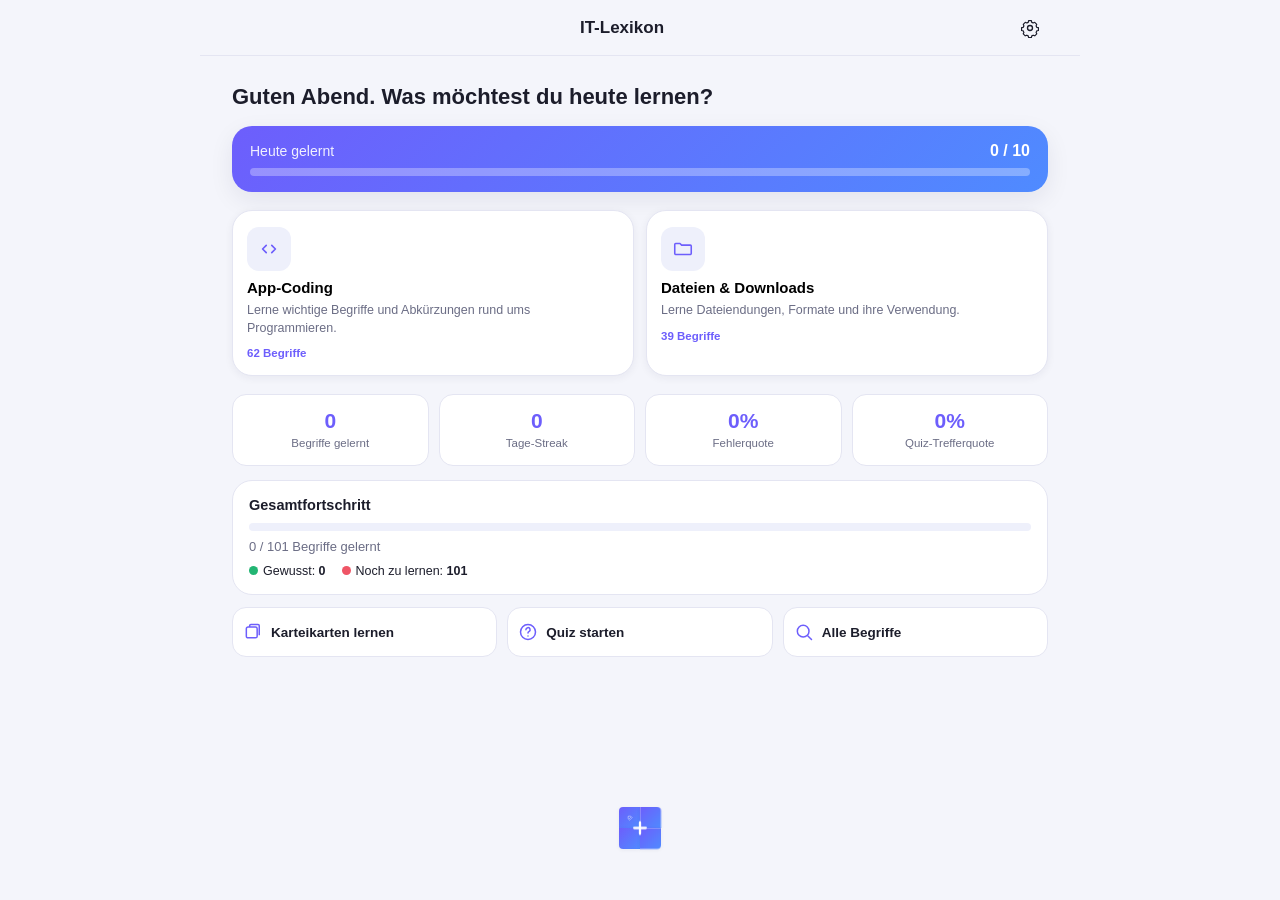
<file: index.html>
<!DOCTYPE html>
<html lang="de">
<head>
<meta charset="UTF-8" />
<meta name="viewport" content="width=device-width, initial-scale=1.0, viewport-fit=cover" />
<title>IT-Lexikon – Begriffe &amp; Dateiendungen lernen</title>
<meta name="description" content="Lern-App für IT-Abkürzungen, Programmierbegriffe und Dateiendungen – mit Karteikarten, Quiz und Lernfortschritt." />
<meta name="theme-color" content="#6d5efc" />
<link rel="manifest" href="manifest.json" />
<link rel="icon" href="icons/icon.svg" type="image/svg+xml" />
<link rel="apple-touch-icon" href="icons/icon-180.png" />
<link rel="stylesheet" href="css/style.css" />
</head>
<body>

<div id="app">

  <header id="app-header">
    <button id="btn-back" class="icon-btn" hidden aria-label="Zurück">
      <svg viewBox="0 0 24 24"><path d="M15 6l-6 6 6 6" fill="none" stroke="currentColor" stroke-width="2.2" stroke-linecap="round" stroke-linejoin="round"/></svg>
    </button>
    <h1 id="header-title">IT-Lexikon</h1>
    <button id="btn-settings" class="icon-btn" aria-label="Einstellungen">
      <svg viewBox="0 0 24 24"><path d="M10.3 3.2h3.4l.4 2c.6.2 1.2.5 1.7.8l1.9-.8 2.4 2.4-.8 1.9c.3.5.6 1.1.8 1.7l2 .4v3.4l-2 .4c-.2.6-.5 1.2-.8 1.7l.8 1.9-2.4 2.4-1.9-.8c-.5.3-1.1.6-1.7.8l-.4 2h-3.4l-.4-2a7.4 7.4 0 0 1-1.7-.8l-1.9.8-2.4-2.4.8-1.9a7.4 7.4 0 0 1-.8-1.7l-2-.4v-3.4l2-.4c.2-.6.5-1.2.8-1.7l-.8-1.9 2.4-2.4 1.9.8c.5-.3 1.1-.6 1.7-.8z" fill="none" stroke="currentColor" stroke-width="1.4" stroke-linejoin="round"/><circle cx="12" cy="12" r="3" fill="none" stroke="currentColor" stroke-width="1.6"/></svg>
    </button>
  </header>

  <main id="app-main">

    <!-- ============================== HOME ============================== -->
    <section id="view-home" class="view active">
      <p class="greeting" id="greeting-text">Was möchtest du heute lernen?</p>

      <div class="daily-card">
        <div class="daily-card-row">
          <span class="daily-card-label">Heute gelernt</span>
          <span class="daily-card-value" id="home-daily-value">0 / 10</span>
        </div>
        <div class="progress-bar"><div class="progress-bar-fill" id="home-daily-bar"></div></div>
      </div>

      <div class="category-grid">
        <button class="category-card" data-group="coding">
          <span class="category-icon"><svg viewBox="0 0 24 24"><path d="M9 8l-4 4 4 4M15 8l4 4-4 4" fill="none" stroke="currentColor" stroke-width="1.8" stroke-linecap="round" stroke-linejoin="round"/></svg></span>
          <span class="category-title">App-Coding</span>
          <span class="category-desc">Lerne wichtige Begriffe und Abkürzungen rund ums Programmieren.</span>
          <span class="category-count" id="count-coding">0 Begriffe</span>
        </button>
        <button class="category-card" data-group="files">
          <span class="category-icon"><svg viewBox="0 0 24 24"><path d="M3 7a1 1 0 0 1 1-1h4.7l1.8 1.8H20a1 1 0 0 1 1 1V17a1 1 0 0 1-1 1H4a1 1 0 0 1-1-1V7z" fill="none" stroke="currentColor" stroke-width="1.7" stroke-linejoin="round"/></svg></span>
          <span class="category-title">Dateien &amp; Downloads</span>
          <span class="category-desc">Lerne Dateiendungen, Formate und ihre Verwendung.</span>
          <span class="category-count" id="count-files">0 Begriffe</span>
        </button>
      </div>

      <div class="stat-grid">
        <div class="stat-tile"><span class="stat-num" id="stat-learned">0</span><span class="stat-label">Begriffe gelernt</span></div>
        <div class="stat-tile"><span class="stat-num" id="stat-streak">0</span><span class="stat-label">Tage-Streak</span></div>
        <div class="stat-tile"><span class="stat-num" id="stat-errorrate">0%</span><span class="stat-label">Fehlerquote</span></div>
        <div class="stat-tile"><span class="stat-num" id="stat-quizacc">0%</span><span class="stat-label">Quiz-Trefferquote</span></div>
      </div>

      <div class="section-card">
        <h3>Gesamtfortschritt</h3>
        <div class="progress-bar"><div class="progress-bar-fill" id="overall-bar"></div></div>
        <p id="overall-text">0 / 101 Begriffe gelernt</p>
        <div class="mini-legend">
          <span><i class="dot dot-known"></i>Gewusst: <b id="legend-known">0</b></span>
          <span><i class="dot dot-unknown"></i>Noch zu lernen: <b id="legend-unknown">0</b></span>
        </div>
      </div>

      <div class="action-grid">
        <button class="action-btn" data-action="flashcards">
          <span class="action-icon"><svg viewBox="0 0 24 24"><rect x="4" y="6" width="13" height="13" rx="2" fill="none" stroke="currentColor" stroke-width="1.8"/><path d="M8 6V4.5A1.5 1.5 0 0 1 9.5 3H18a1.5 1.5 0 0 1 1.5 1.5V16" fill="none" stroke="currentColor" stroke-width="1.8"/></svg></span>
          Karteikarten lernen
        </button>
        <button class="action-btn" data-action="quiz">
          <span class="action-icon"><svg viewBox="0 0 24 24"><circle cx="12" cy="12" r="9" fill="none" stroke="currentColor" stroke-width="1.8"/><path d="M9.5 9.3a2.5 2.5 0 1 1 3.6 2.2c-.8.4-1.1.8-1.1 1.7" fill="none" stroke="currentColor" stroke-width="1.8" stroke-linecap="round"/><circle cx="12" cy="16.7" r="0.9" fill="currentColor"/></svg></span>
          Quiz starten
        </button>
        <button class="action-btn full-width" data-action="terms">
          <span class="action-icon"><svg viewBox="0 0 24 24"><circle cx="11" cy="11" r="7" fill="none" stroke="currentColor" stroke-width="1.8"/><path d="M21 21l-4.3-4.3" stroke="currentColor" stroke-width="1.8" stroke-linecap="round"/></svg></span>
          Alle Begriffe
        </button>
      </div>
    </section>

    <!-- ============================ FLASHCARDS ============================ -->
    <section id="view-flashcards" class="view">

      <div id="flash-setup" class="setup-box">
        <h2 class="setup-title">Karteikarten</h2>
        <p class="setup-hint">Wähle einen Bereich zum Lernen.</p>
        <div class="chip-row" id="flash-scope-chips">
          <button class="chip active" data-scope="all">Alle</button>
          <button class="chip" data-scope="coding">App-Coding</button>
          <button class="chip" data-scope="files">Dateien &amp; Downloads</button>
        </div>
        <button class="primary-btn" id="btn-flash-start">Lernen starten</button>
      </div>

      <div id="flash-session" class="flash-session" hidden>
        <div class="flash-topbar">
          <span id="flash-progress-label">1 / 10</span>
          <div class="progress-bar small"><div class="progress-bar-fill" id="flash-progress-bar"></div></div>
          <button class="icon-btn" id="btn-flash-close" aria-label="Beenden">
            <svg viewBox="0 0 24 24"><path d="M6 6l12 12M18 6L6 18" fill="none" stroke="currentColor" stroke-width="2" stroke-linecap="round"/></svg>
          </button>
        </div>

        <div class="flip-card-wrap">
          <div class="flip-card" id="flip-card">
            <div class="flip-card-inner" id="flip-card-inner">
              <div class="flip-card-face flip-card-front">
                <span class="flash-badge" id="flash-front-badge">Begriff</span>
                <span class="flash-term" id="flash-front-term">API</span>
                <span class="flash-hint" id="flash-front-hint">Was bedeutet das?</span>
                <span class="tap-hint">Tippen zum Umdrehen</span>
              </div>
              <div class="flip-card-face flip-card-back">
                <div class="flash-back-content" id="flash-back-content"></div>
              </div>
            </div>
          </div>
          <div class="swipe-indicator swipe-left" id="swipe-left">Nicht gewusst</div>
          <div class="swipe-indicator swipe-right" id="swipe-right">Gewusst</div>
        </div>

        <div class="flash-actions">
          <button class="answer-btn answer-no" id="btn-not-known">Nicht gewusst</button>
          <button class="answer-btn answer-yes" id="btn-known">Gewusst</button>
        </div>
        <p class="swipe-tip">Tipp: Karte nach links oder rechts wischen</p>
      </div>

      <div id="flash-summary" class="summary-box" hidden>
        <h2>Runde geschafft</h2>
        <div class="summary-stats">
          <div class="summary-stat"><span class="summary-num" id="sum-correct">0</span><span>Gewusst</span></div>
          <div class="summary-stat"><span class="summary-num" id="sum-wrong">0</span><span>Zu üben</span></div>
        </div>
        <button class="primary-btn" id="btn-flash-again">Weitere Runde</button>
        <button class="secondary-btn" id="btn-flash-home">Zur Startseite</button>
      </div>
    </section>

    <!-- =============================== QUIZ =============================== -->
    <section id="view-quiz" class="view">

      <div id="quiz-setup" class="setup-box">
        <h2 class="setup-title">Quiz</h2>
        <p class="setup-hint">Teste dein Wissen mit gemischten Fragen.</p>
        <div class="chip-row" id="quiz-scope-chips">
          <button class="chip active" data-scope="all">Alle</button>
          <button class="chip" data-scope="coding">App-Coding</button>
          <button class="chip" data-scope="files">Dateien &amp; Downloads</button>
        </div>
        <div class="chip-row" id="quiz-length-chips">
          <button class="chip" data-len="5">5 Fragen</button>
          <button class="chip active" data-len="10">10 Fragen</button>
          <button class="chip" data-len="15">15 Fragen</button>
        </div>
        <button class="primary-btn" id="btn-quiz-start">Quiz starten</button>
      </div>

      <div id="quiz-session" class="quiz-session" hidden>
        <div class="flash-topbar">
          <span id="quiz-progress-label">Frage 1 / 10</span>
          <div class="progress-bar small"><div class="progress-bar-fill" id="quiz-progress-bar"></div></div>
          <button class="icon-btn" id="btn-quiz-close" aria-label="Beenden">
            <svg viewBox="0 0 24 24"><path d="M6 6l12 12M18 6L6 18" fill="none" stroke="currentColor" stroke-width="2" stroke-linecap="round"/></svg>
          </button>
        </div>

        <div class="quiz-card">
          <p class="quiz-question" id="quiz-question"></p>
          <div class="quiz-options" id="quiz-options"></div>
          <div class="quiz-feedback" id="quiz-feedback" hidden>
            <p class="quiz-feedback-title" id="quiz-feedback-title"></p>
            <p class="quiz-feedback-text" id="quiz-feedback-text"></p>
            <button class="primary-btn" id="btn-quiz-next">Weiter</button>
          </div>
        </div>
      </div>

      <div id="quiz-summary" class="summary-box" hidden>
        <h2>Quiz beendet</h2>
        <p class="quiz-score" id="quiz-score">0 / 10 richtig</p>
        <div class="progress-bar"><div class="progress-bar-fill" id="quiz-score-bar"></div></div>
        <button class="primary-btn" id="btn-quiz-again">Nochmal spielen</button>
        <button class="secondary-btn" id="btn-quiz-home">Zur Startseite</button>
      </div>
    </section>

    <!-- =============================== TERMS =============================== -->
    <section id="view-terms" class="view">
      <div class="search-box">
        <svg class="search-icon" viewBox="0 0 24 24"><circle cx="11" cy="11" r="7" fill="none" stroke="currentColor" stroke-width="2"/><path d="M21 21l-4.3-4.3" stroke="currentColor" stroke-width="2" stroke-linecap="round"/></svg>
        <input id="search-input" type="search" placeholder="Begriff, Abkürzung oder Endung suchen…" autocomplete="off" />
      </div>
      <div class="chip-row" id="terms-scope-chips">
        <button class="chip active" data-scope="all">Alle</button>
        <button class="chip" data-scope="coding">App-Coding</button>
        <button class="chip" data-scope="files">Dateien &amp; Downloads</button>
      </div>
      <div id="terms-list" class="terms-list"></div>
      <p id="terms-empty" class="empty-hint" hidden>Keine Treffer gefunden.</p>
    </section>

    <!-- ============================== DETAIL ============================== -->
    <section id="view-detail" class="view">
      <div id="detail-content" class="detail-content"></div>
    </section>

    <!-- ============================= SETTINGS ============================= -->
    <section id="view-settings" class="view">
      <div class="section-card">
        <h3>Design</h3>
        <div class="chip-row" id="theme-chips">
          <button class="chip" data-theme="system">System</button>
          <button class="chip" data-theme="light">Hell</button>
          <button class="chip" data-theme="dark">Dunkel</button>
        </div>
      </div>

      <div class="section-card">
        <h3>Tagesziel</h3>
        <div class="goal-row">
          <span>Karten pro Tag</span>
          <select id="goal-select">
            <option value="5">5</option>
            <option value="10">10</option>
            <option value="15">15</option>
            <option value="20">20</option>
            <option value="30">30</option>
          </select>
        </div>
      </div>

      <div class="section-card">
        <h3>Lernfortschritt</h3>
        <p>Setzt alle gespeicherten Karten, Ergebnisse und Statistiken unwiderruflich zurück.</p>
        <button class="secondary-btn danger" id="btn-reset-progress">Lernfortschritt zurücksetzen</button>
      </div>
    </section>

  </main>

  <div class="add-nav" id="add-nav">
    <a href="#" class="add-nav-item nav-btn active" data-view="home" title="Home" aria-label="Home">
      <svg viewBox="0 0 24 24"><path d="M4 11l8-7 8 7v9a1 1 0 0 1-1 1h-4v-6H9v6H5a1 1 0 0 1-1-1z" fill="none" stroke="currentColor" stroke-width="1.8" stroke-linejoin="round"/></svg>
    </a>
    <a href="#" class="add-nav-item nav-btn" data-view="flashcards" title="Lernen" aria-label="Lernen">
      <svg viewBox="0 0 24 24"><rect x="4" y="6" width="13" height="13" rx="2" fill="none" stroke="currentColor" stroke-width="1.8"/><path d="M8 6V4.5A1.5 1.5 0 0 1 9.5 3H18a1.5 1.5 0 0 1 1.5 1.5V16" fill="none" stroke="currentColor" stroke-width="1.8"/></svg>
    </a>
    <a href="#" class="add-nav-item nav-btn" data-view="quiz" title="Quiz" aria-label="Quiz">
      <svg viewBox="0 0 24 24"><circle cx="12" cy="12" r="9" fill="none" stroke="currentColor" stroke-width="1.8"/><path d="M9.5 9.3a2.5 2.5 0 1 1 3.6 2.2c-.8.4-1.1.8-1.1 1.7" fill="none" stroke="currentColor" stroke-width="1.8" stroke-linecap="round"/><circle cx="12" cy="16.7" r="0.9" fill="currentColor"/></svg>
    </a>
    <a href="#" class="add-nav-item nav-btn" data-view="terms" title="Begriffe" aria-label="Begriffe">
      <svg viewBox="0 0 24 24"><path d="M5 4h11l3 3v13a1 1 0 0 1-1 1H5a1 1 0 0 1-1-1V5a1 1 0 0 1 1-1z" fill="none" stroke="currentColor" stroke-width="1.8" stroke-linejoin="round"/><path d="M8 10h8M8 14h8M8 18h5" stroke="currentColor" stroke-width="1.6" stroke-linecap="round"/></svg>
    </a>
  </div>
</div>

<div id="toast" class="toast" hidden></div>

<script src="js/data.js"></script>
<script src="js/storage.js"></script>
<script src="js/srs.js"></script>
<script src="js/quiz.js"></script>
<script src="js/app.js"></script>
</body>
</html>
</file>
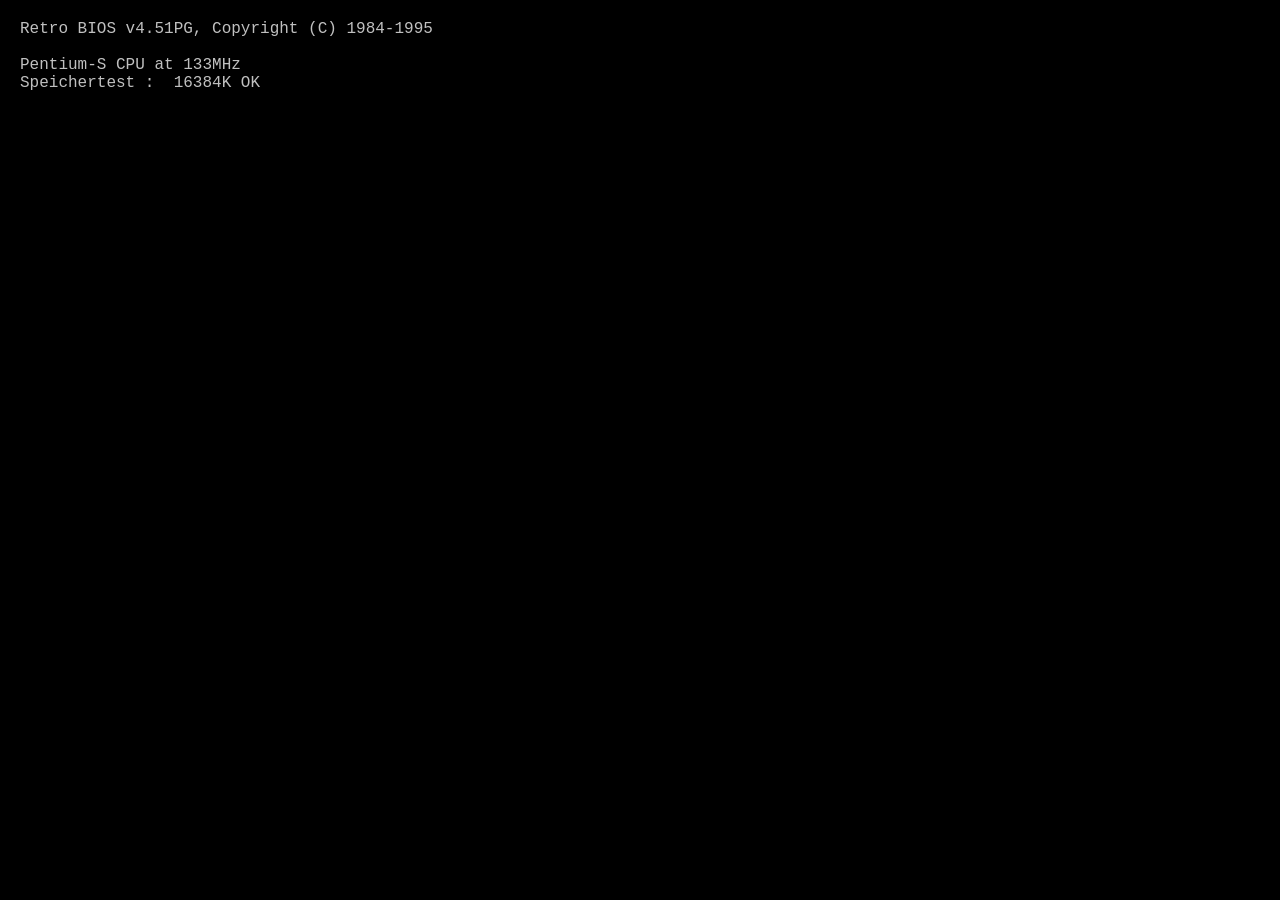
<file: pokemon/index.html>
<!DOCTYPE html>
<html lang="de">
<head>
  <meta charset="UTF-8">
  <meta name="viewport" content="width=device-width, initial-scale=1.0">
  <title>Retro PC 95</title>
  <link rel="stylesheet" href="style.css">
</head>
<body>
  <!-- Boot-Bildschirm -->
  <div id="boot">
    <pre id="boot-text"></pre>
  </div>

  <!-- Herunterfahren -->
  <div id="shutdown" class="hidden">
    <p>Sie können den Computer jetzt ausschalten.</p>
    <button class="btn" id="restart-btn">Neu starten</button>
  </div>

  <!-- Desktop -->
  <div id="desktop" class="hidden">
    <div id="icons"></div>
    <div id="windows"></div>

    <div id="start-menu" class="hidden">
      <div class="start-side"><span>Retro<b>95</b></span></div>
      <ul id="start-items"></ul>
    </div>

    <div id="taskbar">
      <button id="start-btn" class="btn"><span class="logo">⊞</span> <b>Start</b></button>
      <div id="tasks"></div>
      <div id="tray"><span id="clock">00:00</span></div>
    </div>
  </div>

  <script src="script.js"></script>
</body>
</html>
</file>
<file: css/style.css>
/* ==========================================================================
   IT-Lexikon – Stylesheet
   ========================================================================== */

:root {
  --bg: #f4f5fb;
  --bg-elevated: #ffffff;
  --surface: #ffffff;
  --surface-2: #eef0fb;
  --text: #1c1d2b;
  --text-muted: #6b6d85;
  --border: #e4e5f2;
  --accent: #6d5efc;
  --accent-2: #4f8bff;
  --accent-contrast: #ffffff;
  --success: #22b573;
  --success-bg: #e4f8ee;
  --danger: #ef5566;
  --danger-bg: #fdeaed;
  --warning-bg: #fff6e0;
  --warning-text: #8a6100;
  --shadow: 0 8px 24px rgba(30, 30, 60, 0.08);
  --shadow-sm: 0 2px 8px rgba(30, 30, 60, 0.06);
  --radius-lg: 20px;
  --radius-md: 14px;
  --radius-sm: 10px;
  --header-h: 56px;
  color-scheme: light;
}

@media (prefers-color-scheme: dark) {
  :root:not([data-theme="light"]) {
    --bg: #14141f;
    --bg-elevated: #1b1c2a;
    --surface: #1e1f2e;
    --surface-2: #262838;
    --text: #f1f1f7;
    --text-muted: #9a9bb3;
    --border: #2e2f42;
    --accent: #8b7dff;
    --accent-2: #6ba2ff;
    --accent-contrast: #14141f;
    --success: #3ecf8e;
    --success-bg: #16302a;
    --danger: #ff6b7a;
    --danger-bg: #35202a;
    --warning-bg: #332a12;
    --warning-text: #f0c96a;
    --shadow: 0 8px 24px rgba(0, 0, 0, 0.35);
    --shadow-sm: 0 2px 10px rgba(0, 0, 0, 0.3);
    color-scheme: dark;
  }
}

:root[data-theme="dark"] {
  --bg: #14141f;
  --bg-elevated: #1b1c2a;
  --surface: #1e1f2e;
  --surface-2: #262838;
  --text: #f1f1f7;
  --text-muted: #9a9bb3;
  --border: #2e2f42;
  --accent: #8b7dff;
  --accent-2: #6ba2ff;
  --accent-contrast: #14141f;
  --success: #3ecf8e;
  --success-bg: #16302a;
  --danger: #ff6b7a;
  --danger-bg: #35202a;
  --warning-bg: #332a12;
  --warning-text: #f0c96a;
  --shadow: 0 8px 24px rgba(0, 0, 0, 0.35);
  --shadow-sm: 0 2px 10px rgba(0, 0, 0, 0.3);
  color-scheme: dark;
}

* { box-sizing: border-box; }
[hidden] { display: none !important; }

html, body {
  margin: 0;
  padding: 0;
  background: var(--bg);
  color: var(--text);
  font-family: -apple-system, BlinkMacSystemFont, "Segoe UI", Roboto, "Helvetica Neue", Arial, sans-serif;
  -webkit-tap-highlight-color: transparent;
  overscroll-behavior-y: none;
}

button, input, select { font-family: inherit; }

#app {
  max-width: 880px;
  margin: 0 auto;
  min-height: 100vh;
  display: flex;
  flex-direction: column;
  position: relative;
}

/* --------------------------------- Header --------------------------------- */

#app-header {
  height: var(--header-h);
  display: flex;
  align-items: center;
  justify-content: space-between;
  padding: 0 32px;
  position: sticky;
  top: 0;
  z-index: 20;
  background: color-mix(in srgb, var(--bg) 88%, transparent);
  backdrop-filter: blur(10px);
  border-bottom: 1px solid var(--border);
}

@media (max-width: 480px) {
  #app-header { padding: 0 12px; }
  #app-main { padding: 16px 16px 120px; }
}

#header-title {
  font-size: 17px;
  font-weight: 700;
  margin: 0;
  flex: 1;
  text-align: center;
}

.icon-btn {
  width: 36px;
  height: 36px;
  border-radius: 50%;
  border: none;
  background: transparent;
  color: var(--text);
  display: flex;
  align-items: center;
  justify-content: center;
  cursor: pointer;
  transition: background-color .25s ease, color .25s ease, transform .15s ease;
}
.icon-btn svg { width: 20px; height: 20px; transition: transform .35s cubic-bezier(.34,1.56,.64,1); }
.icon-btn:hover { background: var(--surface-2); color: var(--accent); }
.icon-btn:active { background: var(--surface-2); transform: scale(.88); }
#btn-settings:hover svg { transform: rotate(90deg); }
#btn-back:hover svg { transform: translateX(-3px); }

/* ---------------------------------- Main ---------------------------------- */

#app-main {
  flex: 1;
  padding: 24px 32px 120px;
  max-width: 880px;
  width: 100%;
  margin: 0 auto;
}

.view { display: none; animation: fadeIn .2s ease; }
.view.active { display: block; }

@keyframes fadeIn { from { opacity: 0; transform: translateY(6px);} to { opacity: 1; transform: none; } }

/* Content that reads better at a constrained width, even in the wide desktop shell */
#flash-setup, #quiz-setup, #flash-summary, #quiz-summary, .quiz-card, #detail-content, .flash-topbar {
  max-width: 560px;
  margin-left: auto;
  margin-right: auto;
}

/* ---------------------------------- Floating nav ---------------------------------- */
/* Four quarters collapse into a "+" button; hovering expands them into a diamond of round icon buttons. */

.add-nav {
  width: 84px;
  height: 84px;
  position: fixed;
  left: 50%;
  bottom: 30px;
  margin-left: -42px;
  z-index: 40;
  display: flex;
  flex-direction: column;
  flex-wrap: wrap;
  transform: scale(.5);
  transform-origin: 50% 50%;
  transition: transform .4s ease;
}

.add-nav-item {
  display: block;
  position: relative;
  width: 50%;
  padding-bottom: 50%;
  background: linear-gradient(135deg, var(--accent), var(--accent-2));
  box-shadow: var(--shadow-sm);
  backface-visibility: hidden;
  text-decoration: none;
  color: #fff;
  transition: border-radius .3s ease, transform .2s ease;
}
.add-nav-item svg {
  display: block;
  width: 18px;
  height: 18px;
  position: absolute;
  left: 50%;
  top: 50%;
  margin: -9px 0 0 -9px;
  opacity: 0;
  stroke: currentColor;
  transform: scale(.6) rotate(-45deg);
  transition: all .15s ease;
  backface-visibility: hidden;
}
.add-nav-item:nth-child(1) { border-radius: 8px 0 0 0; }
.add-nav-item:nth-child(2) { border-radius: 0 0 0 8px; }
.add-nav-item:nth-child(3) { border-radius: 0 8px 0 0; }
.add-nav-item:nth-child(4) { border-radius: 0 0 8px 0; }

.add-nav::before, .add-nav::after {
  content: '';
  width: 28px;
  height: 6px;
  border-radius: 3px;
  background: #fff;
  position: absolute;
  left: 50%;
  top: 50%;
  display: block;
  z-index: 1;
  pointer-events: none;
  transform-origin: 50% 50%;
  transition: transform .25s ease;
}
.add-nav::before { transform: translate(-50%, -50%) scaleY(.76); }
.add-nav::after { transform: translate(-50%, -50%) rotate(90deg) scaleY(.76); }

.add-nav:hover, .add-nav:focus-within {
  transform: scale(1) rotate(45deg);
  transition: transform .4s ease .1s;
}
.add-nav:hover::before, .add-nav:focus-within::before { transform: translate(-50%, -50%) scaleY(.76) scaleX(3); }
.add-nav:hover::after, .add-nav:focus-within::after { transform: translate(-50%, -50%) rotate(90deg) scaleY(.76) scaleX(3); }

.add-nav:hover .add-nav-item, .add-nav:focus-within .add-nav-item {
  pointer-events: none;
  border-radius: 50%;
  animation: navPointerEvents 0s linear forwards .4s;
  transition: border-radius .15s ease .1s, transform .25s ease .15s;
}
.add-nav:hover .add-nav-item:nth-child(1), .add-nav:focus-within .add-nav-item:nth-child(1) { transform: translate(-7px, -7px); }
.add-nav:hover .add-nav-item:nth-child(2), .add-nav:focus-within .add-nav-item:nth-child(2) { transform: translate(-7px, 7px); }
.add-nav:hover .add-nav-item:nth-child(3), .add-nav:focus-within .add-nav-item:nth-child(3) { transform: translate(7px, -7px); }
.add-nav:hover .add-nav-item:nth-child(4), .add-nav:focus-within .add-nav-item:nth-child(4) { transform: translate(7px, 7px); }

.add-nav:hover .add-nav-item svg, .add-nav:focus-within .add-nav-item svg {
  opacity: .85;
  transition: all .3s ease .2s;
  transform: scale(1) rotate(-45deg);
}

.add-nav:hover .add-nav-item:nth-child(1):hover { transform: translate(-7px, -7px) scale(.92); transition: border-radius .2s ease .1s, transform .25s ease 0s; }
.add-nav:hover .add-nav-item:nth-child(2):hover { transform: translate(-7px, 7px) scale(.92); transition: border-radius .2s ease .1s, transform .25s ease 0s; }
.add-nav:hover .add-nav-item:nth-child(3):hover { transform: translate(7px, -7px) scale(.92); transition: border-radius .2s ease .1s, transform .25s ease 0s; }
.add-nav:hover .add-nav-item:nth-child(4):hover { transform: translate(7px, 7px) scale(.92); transition: border-radius .2s ease .1s, transform .25s ease 0s; }
.add-nav-item:hover svg { opacity: 1 !important; transition: all .3s ease 0s !important; }
.add-nav-item.active svg { opacity: 1; }

@keyframes navPointerEvents { 100% { pointer-events: auto; } }

/* ---------------------------------- Home ---------------------------------- */

.greeting {
  font-size: 22px;
  font-weight: 800;
  margin: 4px 0 16px;
}

.daily-card {
  background: linear-gradient(135deg, var(--accent), var(--accent-2));
  color: #fff;
  border-radius: var(--radius-lg);
  padding: 16px 18px;
  margin-bottom: 18px;
  box-shadow: var(--shadow);
}
.daily-card-row { display: flex; justify-content: space-between; align-items: center; font-size: 14px; }
.daily-card-label { opacity: .9; }
.daily-card-value { font-weight: 800; font-size: 16px; }
.daily-card .progress-bar { background: rgba(255,255,255,.3); margin: 8px 0 0; }
.daily-card .progress-bar-fill { background: #fff; }

.category-grid {
  display: grid;
  grid-template-columns: 1fr 1fr;
  gap: 12px;
  margin-bottom: 18px;
}
@media (max-width: 420px) {
  .category-grid { grid-template-columns: 1fr; }
}

.category-card {
  border: 1px solid var(--border);
  background: var(--surface);
  border-radius: var(--radius-lg);
  padding: 16px 14px;
  text-align: left;
  cursor: pointer;
  display: flex;
  flex-direction: column;
  gap: 6px;
  box-shadow: var(--shadow-sm);
  transition: transform .3s cubic-bezier(.22,.61,.36,1), box-shadow .3s ease, border-color .3s ease;
}
.category-card:hover { transform: translateY(-4px); box-shadow: var(--shadow); border-color: var(--accent); }
.category-card:active { transform: translateY(-1px) scale(0.98); }
.category-icon {
  width: 44px; height: 44px;
  border-radius: 12px;
  background: var(--surface-2);
  color: var(--accent);
  display: flex; align-items: center; justify-content: center;
  margin-bottom: 2px;
  transition: background-color .3s ease, color .3s ease, transform .35s cubic-bezier(.34,1.56,.64,1);
}
.category-card:hover .category-icon { background: var(--accent); color: #fff; transform: rotate(-8deg) scale(1.08); }
.category-icon svg { width: 22px; height: 22px; }
.category-title { font-weight: 700; font-size: 15px; }
.category-desc { font-size: 12.5px; color: var(--text-muted); line-height: 1.4; }
.category-count { margin-top: 4px; font-size: 11.5px; font-weight: 700; color: var(--accent); }

.action-grid {
  display: grid;
  grid-template-columns: 1fr 1fr;
  gap: 10px;
}
@media (min-width: 640px) {
  .action-grid { grid-template-columns: repeat(3, 1fr); }
}
.action-btn {
  border: 1px solid var(--border);
  background: var(--surface);
  border-radius: var(--radius-md);
  padding: 14px 10px;
  font-size: 13.5px;
  font-weight: 600;
  color: var(--text);
  display: flex;
  align-items: center;
  gap: 8px;
  cursor: pointer;
  transition: transform .2s cubic-bezier(.22,.61,.36,1), border-color .25s ease, box-shadow .25s ease;
}
.action-btn.full-width { grid-column: 1 / -1; justify-content: center; }
@media (min-width: 640px) {
  .action-btn.full-width { grid-column: auto; justify-content: flex-start; }
}
.action-icon { width: 20px; height: 20px; color: var(--accent); flex-shrink: 0; display: flex; }
.action-icon svg { width: 100%; height: 100%; transition: transform .35s cubic-bezier(.34,1.56,.64,1); }
.action-btn:hover { border-color: var(--accent); box-shadow: var(--shadow-sm); transform: translateY(-2px); }
.action-btn:hover .action-icon svg { transform: scale(1.15) rotate(-8deg); }
.action-btn:active { background: var(--surface-2); transform: translateY(0) scale(.98); }

/* ------------------------------- Progress bar ------------------------------- */

.progress-bar {
  height: 8px;
  border-radius: 99px;
  background: var(--surface-2);
  overflow: hidden;
}
.progress-bar.small { height: 6px; }
.progress-bar-fill {
  height: 100%;
  background: linear-gradient(90deg, var(--accent), var(--accent-2));
  border-radius: 99px;
  transition: width .35s ease;
  width: 0%;
}

/* ------------------------------- Setup boxes ------------------------------- */

.setup-box {
  background: var(--surface);
  border: 1px solid var(--border);
  border-radius: var(--radius-lg);
  padding: 20px 18px;
  box-shadow: var(--shadow-sm);
  text-align: center;
}
.setup-title { margin: 0 0 4px; font-size: 19px; }
.setup-hint { color: var(--text-muted); font-size: 13.5px; margin: 0 0 16px; }

.chip-row {
  display: flex;
  flex-wrap: wrap;
  gap: 8px;
  justify-content: center;
  margin-bottom: 14px;
}
.chip {
  border: 1px solid var(--border);
  background: var(--surface-2);
  color: var(--text);
  padding: 8px 14px;
  border-radius: 99px;
  font-size: 13px;
  font-weight: 600;
  cursor: pointer;
  transition: background-color .25s ease, border-color .25s ease, color .25s ease, transform .15s ease;
}
.chip:hover { border-color: var(--accent); color: var(--accent); }
.chip:active { transform: scale(.93); }
.chip.active {
  background: var(--accent);
  border-color: var(--accent);
  color: #fff;
}
.chip.active:hover { color: #fff; }

.primary-btn {
  width: 100%;
  padding: 13px;
  border-radius: var(--radius-md);
  border: none;
  background: linear-gradient(135deg, var(--accent), var(--accent-2));
  background-size: 180% 100%;
  background-position: 0% 0%;
  box-shadow: 0 4px 14px color-mix(in srgb, var(--accent) 30%, transparent);
  color: #fff;
  font-weight: 700;
  font-size: 14.5px;
  cursor: pointer;
  margin-top: 4px;
  transition: background-position .5s cubic-bezier(.22,.61,.36,1), box-shadow .3s ease, transform .15s ease;
}
.primary-btn:hover {
  background-position: 100% 0%;
  box-shadow: 0 6px 20px color-mix(in srgb, var(--accent) 42%, transparent);
  transform: translateY(-1px);
}
.primary-btn:active { transform: translateY(0) scale(.97); filter: brightness(0.96); }

.secondary-btn {
  width: 100%;
  padding: 12px;
  border-radius: var(--radius-md);
  border: 1px solid var(--border);
  background: var(--surface);
  color: var(--text);
  font-weight: 600;
  font-size: 14px;
  cursor: pointer;
  margin-top: 10px;
  position: relative;
  overflow: hidden;
  isolation: isolate;
  transition: color .3s ease, border-color .3s ease, transform .15s ease;
}
.secondary-btn::before {
  content: '';
  position: absolute;
  inset: 0;
  background: var(--surface-2);
  transform: scaleX(0);
  transform-origin: left;
  transition: transform .3s cubic-bezier(.22,.61,.36,1);
  z-index: -1;
}
.secondary-btn:hover::before { transform: scaleX(1); }
.secondary-btn:hover { border-color: var(--accent); }
.secondary-btn:active { transform: scale(.98); }
.secondary-btn.danger { color: var(--danger); border-color: var(--danger-bg); }
.secondary-btn.danger::before { background: var(--danger-bg); }
.secondary-btn.danger:hover { border-color: var(--danger); }

/* -------------------------------- Flashcards -------------------------------- */

.flash-topbar {
  display: flex;
  align-items: center;
  gap: 10px;
  margin-bottom: 18px;
  font-size: 12.5px;
  color: var(--text-muted);
  font-weight: 600;
}
.flash-topbar .progress-bar { flex: 1; }

.flip-card-wrap {
  position: relative;
  max-width: 380px;
  margin: 0 auto 20px;
}

.flip-card {
  perspective: 1400px;
  height: 340px;
  cursor: pointer;
}
.flip-card-inner {
  position: relative;
  width: 100%;
  height: 100%;
  transition: transform .5s cubic-bezier(.2,.8,.2,1);
  transform-style: preserve-3d;
}
.flip-card.flipped .flip-card-inner { transform: rotateY(180deg); }
.flip-card.dragging .flip-card-inner { transition: none; }

.flip-card-face {
  position: absolute;
  inset: 0;
  backface-visibility: hidden;
  border-radius: var(--radius-lg);
  box-shadow: var(--shadow);
  padding: 24px 20px;
  display: flex;
  flex-direction: column;
  overflow-y: auto;
}
.flip-card-front {
  background: linear-gradient(160deg, var(--accent), var(--accent-2));
  color: #fff;
  align-items: center;
  justify-content: center;
  text-align: center;
  gap: 10px;
}
.flash-badge {
  background: rgba(255,255,255,.2);
  padding: 4px 12px;
  border-radius: 99px;
  font-size: 11.5px;
  font-weight: 700;
  letter-spacing: .02em;
}
.flash-term { font-size: 34px; font-weight: 800; word-break: break-word; }
.flash-hint { font-size: 14px; opacity: .9; }
.tap-hint { position: absolute; bottom: 14px; font-size: 11px; opacity: .75; }

.flip-card-back {
  background: var(--surface);
  color: var(--text);
  transform: rotateY(180deg);
  border: 1px solid var(--border);
}

.flash-back-content { display: flex; flex-direction: column; gap: 10px; }
.fb-row { }
.fb-label { font-size: 11px; text-transform: uppercase; letter-spacing: .04em; color: var(--text-muted); font-weight: 700; margin-bottom: 2px; }
.fb-value { font-size: 14.5px; line-height: 1.4; }
.fb-value.big { font-size: 17px; font-weight: 700; }
.fb-note {
  background: var(--warning-bg);
  color: var(--warning-text);
  padding: 8px 10px;
  border-radius: var(--radius-sm);
  font-size: 12.5px;
  line-height: 1.4;
}

.swipe-indicator {
  position: absolute;
  top: 16px;
  padding: 6px 12px;
  border-radius: 99px;
  font-size: 12px;
  font-weight: 800;
  opacity: 0;
  pointer-events: none;
  transition: opacity .15s ease;
  z-index: 5;
}
.swipe-left { left: 12px; background: var(--danger); color: #fff; }
.swipe-right { right: 12px; background: var(--success); color: #fff; }

.flash-actions {
  display: flex;
  gap: 12px;
  max-width: 380px;
  margin: 0 auto;
}
.answer-btn {
  flex: 1;
  padding: 14px 8px;
  border-radius: var(--radius-md);
  border: 1.5px solid var(--border);
  background: var(--surface);
  font-weight: 700;
  font-size: 13.5px;
  display: flex;
  align-items: center;
  justify-content: center;
  gap: 6px;
  cursor: pointer;
  color: var(--text);
  position: relative;
  overflow: hidden;
  isolation: isolate;
  transition: border-color .25s ease, box-shadow .25s ease, transform .18s ease;
}
.answer-btn::before {
  content: '';
  position: absolute;
  left: 0; right: 0; bottom: 0;
  height: 0%;
  transition: height .25s cubic-bezier(.22,.61,.36,1);
  z-index: -1;
}
.answer-btn:hover::before { height: 100%; }
.answer-btn:active { transform: translateY(0) scale(.96); }
.answer-no { color: var(--danger); }
.answer-no::before { background: var(--danger-bg); }
.answer-no:hover { border-color: var(--danger); box-shadow: 0 6px 16px color-mix(in srgb, var(--danger) 22%, transparent); transform: translateY(-2px); }
.answer-yes { color: var(--success); }
.answer-yes::before { background: var(--success-bg); }
.answer-yes:hover { border-color: var(--success); box-shadow: 0 6px 16px color-mix(in srgb, var(--success) 22%, transparent); transform: translateY(-2px); }

.swipe-tip {
  text-align: center;
  font-size: 11.5px;
  color: var(--text-muted);
  margin-top: 12px;
}

/* --------------------------------- Summary --------------------------------- */

.summary-box {
  background: var(--surface);
  border: 1px solid var(--border);
  border-radius: var(--radius-lg);
  padding: 28px 20px;
  text-align: center;
  box-shadow: var(--shadow-sm);
}
.summary-box h2 { margin: 0 0 18px; }
.summary-stats { display: flex; justify-content: center; gap: 22px; margin-bottom: 18px; }
.summary-stat { display: flex; flex-direction: column; align-items: center; gap: 2px; }
.summary-num { font-size: 22px; font-weight: 800; color: var(--accent); }

/* ---------------------------------- Quiz ---------------------------------- */

.quiz-card {
  background: var(--surface);
  border: 1px solid var(--border);
  border-radius: var(--radius-lg);
  padding: 20px 18px;
  box-shadow: var(--shadow-sm);
}
.quiz-question {
  font-size: 17px;
  font-weight: 700;
  line-height: 1.4;
  white-space: pre-line;
  margin: 0 0 18px;
}
.quiz-options { display: flex; flex-direction: column; gap: 10px; }
.quiz-option {
  text-align: left;
  padding: 13px 14px;
  border-radius: var(--radius-md);
  border: 1.5px solid var(--border);
  background: var(--surface-2);
  font-size: 14px;
  cursor: pointer;
  color: var(--text);
  transition: border-color .2s ease, background-color .2s ease, padding-left .2s cubic-bezier(.22,.61,.36,1), transform .15s ease;
}
.quiz-option:not(:disabled):hover { border-color: var(--accent); background: var(--surface); padding-left: 20px; }
.quiz-option:not(:disabled):active { transform: scale(.985); }
.quiz-option.correct { background: var(--success-bg); border-color: var(--success); color: var(--success); font-weight: 700; }
.quiz-option.wrong { background: var(--danger-bg); border-color: var(--danger); color: var(--danger); font-weight: 700; }
.quiz-option:disabled { cursor: default; }

.quiz-feedback { margin-top: 16px; }
.quiz-feedback-title { font-weight: 800; font-size: 16px; margin: 0 0 4px; }
.quiz-feedback-title.is-correct { color: var(--success); }
.quiz-feedback-title.is-wrong { color: var(--danger); }
.quiz-feedback-text { color: var(--text-muted); font-size: 13.5px; margin: 0 0 14px; line-height: 1.4; }

.quiz-score { font-size: 20px; font-weight: 800; margin: 0 0 14px; }

/* --------------------------------- Terms list --------------------------------- */

.search-box {
  position: relative;
  margin-bottom: 12px;
}
.search-icon {
  position: absolute;
  left: 12px; top: 50%; transform: translateY(-50%);
  width: 18px; height: 18px;
  color: var(--text-muted);
}
#search-input {
  width: 100%;
  padding: 12px 12px 12px 38px;
  border-radius: var(--radius-md);
  border: 1px solid var(--border);
  background: var(--surface);
  color: var(--text);
  font-size: 14px;
}
#search-input:focus { outline: 2px solid var(--accent); }

#terms-scope-chips { justify-content: flex-start; margin-bottom: 14px; }

.terms-list {
  display: grid;
  grid-template-columns: 1fr;
  gap: 8px;
}
@media (min-width: 640px) {
  .terms-list { grid-template-columns: repeat(2, 1fr); }
}

.terms-group-title {
  grid-column: 1 / -1;
  font-size: 12px;
  text-transform: uppercase;
  letter-spacing: .04em;
  color: var(--text-muted);
  font-weight: 800;
  margin: 10px 4px 0;
}
.terms-group-title:first-child { margin-top: 0; }

.term-row {
  display: flex;
  align-items: center;
  gap: 12px;
  padding: 12px 12px;
  background: var(--surface);
  border: 1px solid var(--border);
  border-radius: var(--radius-md);
  cursor: pointer;
  position: relative;
  overflow: hidden;
  transition: border-color .25s ease, transform .2s ease, background-color .2s ease;
}
.term-row::before {
  content: '';
  position: absolute;
  left: 0; top: 0; bottom: 0;
  width: 3px;
  background: var(--accent);
  transform: scaleY(0);
  transition: transform .25s cubic-bezier(.22,.61,.36,1);
}
.term-row:hover::before { transform: scaleY(1); }
.term-row:hover { border-color: var(--accent); transform: translateX(2px); }
.term-row:active { background: var(--surface-2); transform: translateX(2px) scale(.99); }
.term-row-badge {
  width: 40px; height: 40px;
  border-radius: 12px;
  background: var(--surface-2);
  display: flex; align-items: center; justify-content: center;
  font-weight: 800;
  font-size: 12px;
  color: var(--accent);
  flex-shrink: 0;
  text-align: center;
  line-height: 1.1;
}
.term-row-main { flex: 1; min-width: 0; }
.term-row-title { font-weight: 700; font-size: 14.5px; }
.term-row-sub { font-size: 12px; color: var(--text-muted); overflow: hidden; text-overflow: ellipsis; white-space: nowrap; }
.term-row-known { color: var(--success); flex-shrink: 0; display: flex; }

.empty-hint { text-align: center; color: var(--text-muted); margin-top: 30px; }

/* --------------------------------- Detail --------------------------------- */

.detail-content { }
.detail-hero {
  background: linear-gradient(135deg, var(--accent), var(--accent-2));
  color: #fff;
  border-radius: var(--radius-lg);
  padding: 26px 20px;
  text-align: center;
  margin-bottom: 16px;
}
.detail-term { font-size: 30px; font-weight: 800; }
.detail-badges { display: flex; gap: 8px; justify-content: center; margin-top: 10px; flex-wrap: wrap; }
.detail-badge { background: rgba(255,255,255,.22); padding: 4px 11px; border-radius: 99px; font-size: 11.5px; font-weight: 700; }

.detail-section {
  background: var(--surface);
  border: 1px solid var(--border);
  border-radius: var(--radius-md);
  padding: 14px 16px;
  margin-bottom: 10px;
}
.detail-label { font-size: 11px; text-transform: uppercase; color: var(--text-muted); font-weight: 800; letter-spacing: .03em; margin-bottom: 4px; }
.detail-value { font-size: 14.5px; line-height: 1.5; }
.detail-value.big { font-size: 18px; font-weight: 700; }

.related-chips { display: flex; flex-wrap: wrap; gap: 8px; margin-top: 4px; }
.related-chip {
  border: 1px solid var(--border);
  background: var(--surface-2);
  padding: 7px 12px;
  border-radius: 99px;
  font-size: 12.5px;
  font-weight: 600;
  cursor: pointer;
  color: var(--accent);
  transition: background-color .25s ease, color .25s ease, border-color .25s ease, transform .15s ease;
}
.related-chip:hover { background: var(--accent); color: #fff; border-color: var(--accent); }
.related-chip:active { transform: scale(.93); }

/* --------------------------------- Stats --------------------------------- */

.stat-grid {
  display: grid;
  grid-template-columns: 1fr 1fr;
  gap: 10px;
  margin-bottom: 14px;
}
@media (min-width: 640px) {
  .stat-grid { grid-template-columns: repeat(4, 1fr); }
}
.stat-tile {
  background: var(--surface);
  border: 1px solid var(--border);
  border-radius: var(--radius-md);
  padding: 14px 10px;
  text-align: center;
}
.stat-num { display: block; font-size: 21px; font-weight: 800; color: var(--accent); }
.stat-label { font-size: 11.5px; color: var(--text-muted); }

.section-card {
  background: var(--surface);
  border: 1px solid var(--border);
  border-radius: var(--radius-lg);
  padding: 16px;
  margin-bottom: 12px;
}
.section-card h3 { margin: 0 0 10px; font-size: 14.5px; }
.section-card p { font-size: 13px; color: var(--text-muted); margin: 8px 0 0; }

.mini-legend { display: flex; gap: 16px; margin-top: 10px; font-size: 12.5px; flex-wrap: wrap; }
.dot { width: 9px; height: 9px; border-radius: 50%; display: inline-block; margin-right: 5px; }
.dot-known { background: var(--success); }
.dot-unknown { background: var(--danger); }

.goal-row { display: flex; justify-content: space-between; align-items: center; margin-bottom: 8px; font-size: 13.5px; font-weight: 600; }
#goal-select {
  padding: 6px 10px;
  border-radius: var(--radius-sm);
  border: 1px solid var(--border);
  background: var(--surface-2);
  color: var(--text);
  cursor: pointer;
  transition: border-color .2s ease;
}
#goal-select:hover { border-color: var(--accent); }

/* ---------------------------------- Toast ---------------------------------- */

.toast {
  position: fixed;
  bottom: 100px;
  left: 50%;
  transform: translateX(-50%);
  background: var(--text);
  color: var(--bg);
  padding: 11px 18px;
  border-radius: 99px;
  font-size: 13px;
  font-weight: 600;
  box-shadow: var(--shadow);
  z-index: 50;
  animation: toastIn .25s ease;
}
@keyframes toastIn { from { opacity: 0; transform: translate(-50%, 10px); } to { opacity: 1; transform: translate(-50%, 0); } }
</file>
<file: pokemon/style.css>
* { box-sizing: border-box; }

html, body {
  margin: 0;
  height: 100%;
  overflow: hidden;
  font-family: "MS Sans Serif", "Microsoft Sans Serif", Tahoma, Arial, sans-serif;
  font-size: 12px;
  user-select: none;
  background: #000;
}

.hidden { display: none !important; }

/* ---------- 3D-Rahmen im Stil von Windows 95 ---------- */
.raised {
  background: #c0c0c0;
  box-shadow: inset -1px -1px #0a0a0a, inset 1px 1px #fff,
              inset -2px -2px #808080, inset 2px 2px #dfdfdf;
}
.sunken {
  background: #fff;
  box-shadow: inset -1px -1px #fff, inset 1px 1px #808080,
              inset -2px -2px #dfdfdf, inset 2px 2px #0a0a0a;
}
.btn {
  font: inherit;
  background: #c0c0c0;
  border: none;
  padding: 4px 12px;
  min-width: 70px;
  cursor: pointer;
  box-shadow: inset -1px -1px #0a0a0a, inset 1px 1px #fff,
              inset -2px -2px #808080, inset 2px 2px #dfdfdf;
}
.btn:active, .btn.pressed {
  box-shadow: inset -1px -1px #fff, inset 1px 1px #0a0a0a,
              inset -2px -2px #dfdfdf, inset 2px 2px #808080;
  padding: 5px 11px 3px 13px;
}

/* ---------- Boot ---------- */
#boot {
  position: fixed; inset: 0;
  background: #000; color: #c0c0c0;
  font-family: "Courier New", monospace;
  font-size: 16px;
  padding: 20px;
  z-index: 9999;
}
#boot pre { margin: 0; white-space: pre-wrap; font-family: inherit; }

#shutdown {
  position: fixed; inset: 0;
  background: #000; color: #ff8c00;
  display: flex; flex-direction: column;
  align-items: center; justify-content: center;
  font-size: 28px; gap: 30px;
  z-index: 9999;
}

/* ---------- Desktop ---------- */
#desktop {
  position: fixed; inset: 0;
  background: #008080;
}
#icons {
  position: absolute; top: 8px; left: 8px; bottom: 40px;
  display: flex; flex-direction: column; flex-wrap: wrap;
  gap: 14px; align-content: flex-start;
}
.icon {
  width: 76px;
  display: flex; flex-direction: column; align-items: center;
  color: #fff; text-align: center; cursor: pointer;
  padding: 2px;
}
.icon .pic { font-size: 32px; line-height: 40px; filter: drop-shadow(1px 1px 0 #000); }
.icon .label { padding: 1px 3px; margin-top: 2px; }
.icon.selected .label { background: #000080; outline: 1px dotted #fff; }
.icon.selected .pic { filter: drop-shadow(1px 1px 0 #000) brightness(0.6) sepia(1) hue-rotate(190deg) saturate(4); }

/* ---------- Taskleiste ---------- */
#taskbar {
  position: absolute; left: 0; right: 0; bottom: 0; height: 34px;
  background: #c0c0c0;
  box-shadow: inset 0 1px #dfdfdf, inset 0 2px #fff;
  display: flex; align-items: center; gap: 4px; padding: 3px 3px 2px;
  z-index: 5000;
}
#start-btn { min-width: 0; padding: 3px 8px; display: flex; align-items: center; gap: 4px; height: 26px; }
#start-btn .logo { color: #000080; font-size: 16px; }
#tasks { flex: 1; display: flex; gap: 3px; overflow: hidden; }
#tasks .btn {
  width: 160px; text-align: left; height: 26px;
  white-space: nowrap; overflow: hidden; text-overflow: ellipsis;
}
#tasks .btn.pressed { background: repeating-conic-gradient(#c0c0c0 0 25%, #fff 0 50%) 0 0 / 2px 2px; font-weight: bold; }
#tray {
  height: 26px; padding: 0 10px; display: flex; align-items: center;
  box-shadow: inset -1px -1px #fff, inset 1px 1px #808080;
}

/* ---------- Startmenü ---------- */
#start-menu {
  position: absolute; left: 2px; bottom: 34px;
  display: flex; min-width: 200px;
  background: #c0c0c0;
  box-shadow: inset -1px -1px #0a0a0a, inset 1px 1px #dfdfdf,
              inset -2px -2px #808080, inset 2px 2px #fff;
  padding: 3px;
  z-index: 6000;
}
.start-side {
  width: 24px; background: linear-gradient(#000080, #1084d0);
  display: flex; align-items: flex-end; justify-content: center;
}
.start-side span {
  writing-mode: vertical-rl; transform: rotate(180deg);
  color: #c0c0c0; font-size: 18px; padding: 6px 0;
}
.start-side b { color: #fff; }
#start-items { list-style: none; margin: 0; padding: 0; flex: 1; }
#start-items li {
  display: flex; align-items: center; gap: 10px;
  padding: 6px 20px 6px 6px; cursor: pointer; font-size: 13px;
}
#start-items li .pic { font-size: 22px; width: 28px; text-align: center; }
#start-items li:hover { background: #000080; color: #fff; }
#start-items hr { border: none; border-top: 1px solid #808080; border-bottom: 1px solid #fff; margin: 3px 2px; }

/* ---------- Fenster ---------- */
.window {
  position: absolute;
  display: flex; flex-direction: column;
  padding: 3px;
  min-width: 200px; min-height: 120px;
  background: #c0c0c0;
  box-shadow: inset -1px -1px #0a0a0a, inset 1px 1px #dfdfdf,
              inset -2px -2px #808080, inset 2px 2px #fff;
}
.window.maximized { left: 0 !important; top: 0 !important; width: 100% !important; height: calc(100% - 34px) !important; }
.titlebar {
  background: linear-gradient(90deg, #808080, #b5b5b5);
  color: #c0c0c0; font-weight: bold;
  display: flex; align-items: center; gap: 4px;
  padding: 2px 2px 2px 4px; height: 20px;
  cursor: move;
}
.window.active .titlebar { background: linear-gradient(90deg, #000080, #1084d0); color: #fff; }
.titlebar .title { flex: 1; white-space: nowrap; overflow: hidden; text-overflow: ellipsis; }
.titlebar button {
  width: 16px; height: 14px; min-width: 0; padding: 0;
  font-size: 10px; font-weight: bold; line-height: 10px;
  font-family: Arial, sans-serif;
}
.titlebar button:active { padding: 1px 0 0 1px; }
.titlebar button.close { margin-left: 2px; }
.menubar { display: flex; padding: 2px 0; }
.menubar span { padding: 1px 6px; }
.menubar span:first-letter { text-decoration: underline; }
.menubar span:hover { box-shadow: inset -1px -1px #808080, inset 1px 1px #fff; }
.content { flex: 1; overflow: auto; position: relative; margin-top: 2px; }
.resizer { position: absolute; right: 0; bottom: 0; width: 14px; height: 14px; cursor: nwse-resize; }
.statusbar { display: flex; gap: 2px; margin-top: 2px; }
.statusbar div { flex: 1; padding: 2px 4px; box-shadow: inset -1px -1px #fff, inset 1px 1px #808080; }

/* ---------- Apps ---------- */
.notepad textarea {
  width: 100%; height: 100%; border: none; resize: none; outline: none;
  font-family: "Fixedsys", "Courier New", monospace; font-size: 14px; padding: 4px;
}

.explorer { display: flex; flex-wrap: wrap; gap: 10px; padding: 10px; align-content: flex-start; }
.explorer .icon { color: #000; }
.explorer .icon .pic { filter: none; }
.explorer .icon.selected .label { color: #fff; }

.calc { padding: 8px; display: flex; flex-direction: column; gap: 8px; height: 100%; }
.calc .display { text-align: right; font-size: 20px; padding: 4px 8px; font-family: "Courier New", monospace; }
.calc .keys { display: grid; grid-template-columns: repeat(4, 1fr); gap: 5px; flex: 1; }
.calc .keys .btn { min-width: 0; padding: 4px; font-size: 14px; }
.calc .keys .op { color: #c00000; }

.paint { display: flex; height: 100%; gap: 4px; }
.paint .tools { display: flex; flex-direction: column; gap: 4px; padding: 4px; }
.paint .palette { display: grid; grid-template-columns: repeat(2, 20px); gap: 2px; }
.paint .swatch { width: 20px; height: 20px; cursor: pointer; box-shadow: inset -1px -1px #fff, inset 1px 1px #808080; }
.paint .swatch.sel { outline: 2px solid #000; }
.paint .canvas-wrap { flex: 1; background: #808080; overflow: auto; padding: 4px; }
.paint canvas { background: #fff; cursor: crosshair; display: block; }
.paint select { font: inherit; }

.mines { padding: 6px; display: flex; flex-direction: column; align-items: center; gap: 6px; }
.mines .head { display: flex; justify-content: space-between; align-items: center; width: 100%; padding: 4px 6px; }
.mines .lcd { background: #000; color: #f00; font-family: "Courier New", monospace; font-size: 20px; font-weight: bold; padding: 0 4px; min-width: 46px; text-align: center; }
.mines .face { min-width: 0; width: 30px; height: 30px; padding: 0; font-size: 18px; }
.mines .grid { display: grid; padding: 3px; }
.mines .cell {
  width: 20px; height: 20px; font-weight: bold; font-size: 13px;
  display: flex; align-items: center; justify-content: center; cursor: default;
  background: #c0c0c0;
  box-shadow: inset -1px -1px #0a0a0a, inset 1px 1px #fff, inset -2px -2px #808080, inset 2px 2px #dfdfdf;
}
.mines .cell.open { box-shadow: inset 1px 1px #808080; }
.mines .cell.boom { background: #f00; }

.dos {
  background: #000; color: #c0c0c0; height: 100%;
  font-family: "Courier New", monospace; font-size: 14px; padding: 4px;
  overflow-y: auto; white-space: pre-wrap; cursor: text;
}
.dos input {
  background: transparent; border: none; outline: none; color: inherit;
  font: inherit; width: 70%; caret-color: #c0c0c0;
}

.pokedex { display: flex; height: 100%; gap: 6px; padding: 6px; background: #c0c0c0; }
.pokedex .list { width: 150px; overflow-y: auto; }
.pokedex .list div { padding: 2px 6px; cursor: pointer; }
.pokedex .list div.sel { background: #000080; color: #fff; }
.pokedex .detail { flex: 1; display: flex; flex-direction: column; align-items: center; gap: 6px; padding: 10px; overflow: auto; }
.pokedex .screen {
  width: 140px; height: 140px; background: #9bbc0f;
  display: flex; align-items: center; justify-content: center;
  font-size: 72px; border: 4px solid #306230;
}
.pokedex .screen img { image-rendering: pixelated; width: 128px; height: 128px; }
.pokedex h2 { margin: 4px 0 0; font-size: 18px; }
.pokedex .types span { display: inline-block; padding: 1px 8px; margin: 0 2px; color: #fff; border: 1px solid #000; font-weight: bold; }
.pokedex table { border-collapse: collapse; }
.pokedex td { padding: 1px 8px; }

.dialog { display: flex; gap: 14px; padding: 14px; align-items: flex-start; }
.dialog .pic { font-size: 32px; }
.dialog-buttons { display: flex; justify-content: center; padding-bottom: 10px; }
</file>
